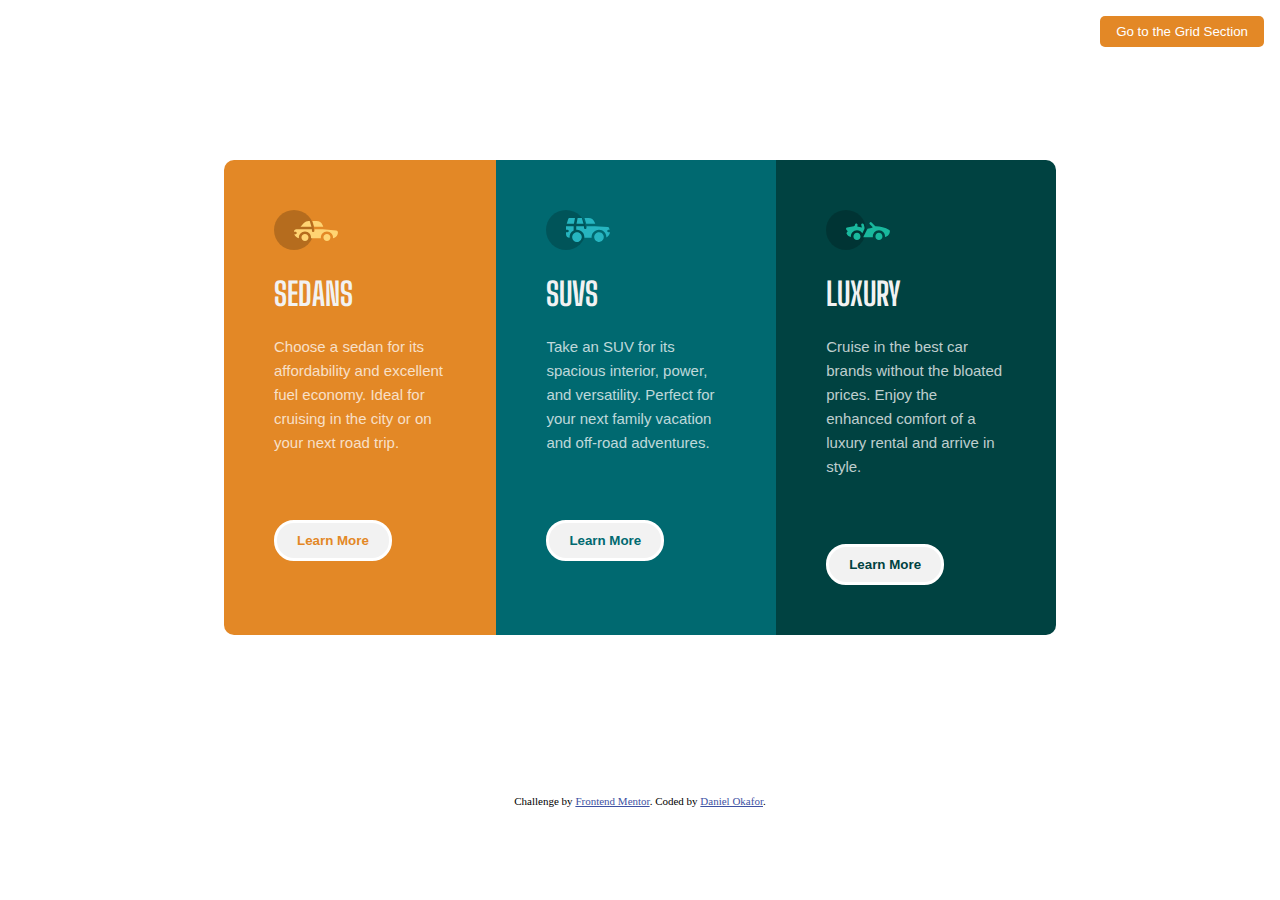
<file: index.html>
<!DOCTYPE html>
<html lang="en">
  <head>
    <meta charset="UTF-8" />
    <meta name="viewport" content="width=device-width, initial-scale=1.0" />
    <!-- displays site properly based on user's device -->

    <link
      rel="icon"
      type="image/png"
      sizes="32x32"
      href="./images/favicon-32x32.png"
    />

    <title>Frontend Mentor | 3-column preview card component</title>
    <link rel="stylesheet" href="style.css" />
  </head>
  <body>
    <a href="grid.html"><button class="grid-btn">Go to the Grid Section</button></a>
    
    <div class="container">
      <div class="section">
        <div class="section_1">
          <svg width="64" height="40" xmlns="http://www.w3.org/2000/svg">
            <g fill="none" fill-rule="evenodd">
              <circle fill="#000" opacity=".201" cx="20" cy="20" r="20" />
              <path
                d="M52.936 24.11c1.942 0 3.517 1.542 3.517 3.445 0 1.903-1.575 3.445-3.517 3.445s-3.516-1.542-3.516-3.445c0-1.903 1.574-3.445 3.516-3.445zm-21.957 0c1.942 0 3.517 1.542 3.517 3.445 0 1.903-1.575 3.445-3.517 3.445s-3.516-1.542-3.516-3.445c0-1.903 1.574-3.445 3.516-3.445zm6.948-4.848v1.429c0 .716.61 1.293 1.348 1.259a1.295 1.295 0 001.225-1.295v-1.393h8.256l13.483 1.313c.956.093 1.676.881 1.676 1.814 0 2.89-2.126 5.303-4.926 5.819.397-3.557-2.458-6.62-6.053-6.62-3.646 0-6.504 3.14-6.039 6.723h-9.879c.466-3.588-2.397-6.722-6.039-6.722-3.595 0-6.45 3.062-6.052 6.62-2.14-.398-3.916-1.912-4.61-3.931h1.142c.731 0 1.32-.598 1.285-1.322-.033-.678-.629-1.2-1.322-1.2H20v-.251c0-1.274 1.066-2.243 2.306-2.243h15.62zM42.59 11c2.645 0 4.99 1.556 5.972 3.963l.726 1.779H40.17L38.413 11h4.178zm-6.865 0l1.758 5.741H26.505l3.357-3.654A6.502 6.502 0 0134.644 11h1.082z"
                fill="#FFD473"
                fill-rule="nonzero"
              />
            </g>
          </svg>
          <h1>SEDANS</h1>
          <p>
            Choose a sedan for its affordability and excellent fuel economy.
            Ideal for cruising in the city or on your next road trip.
          </p>

          <button class="btn btn_1">Learn More</button>
        </div>
        <div class="section_2">
          <svg width="64" height="40" xmlns="http://www.w3.org/2000/svg">
            <g fill="none" fill-rule="evenodd">
              <circle fill="#000" opacity=".201" cx="20" cy="20" r="20" />
              <path
                d="M31.002 22.358c2.917 0 5.18 2.593 4.762 5.506a4.828 4.828 0 01-2.962 3.778 4.797 4.797 0 01-5.3-1.165c-1.188-1.26-1.235-2.613-1.263-2.613-.42-2.924 1.857-5.506 4.763-5.506zm22 0c3.457 0 5.798 3.567 4.41 6.744A4.816 4.816 0 0152.3 31.94a4.826 4.826 0 01-4.06-4.077c-.42-2.915 1.846-5.506 4.762-5.506zm-15.04-6.083v1.462a1.29 1.29 0 001.352 1.29c.693-.033 1.227-.631 1.227-1.326v-1.426h8.3l13.056.716a1.29 1.29 0 011.164.917c.27.895.446 1.477.563 1.87h-1.047c-.694 0-1.291.534-1.324 1.228a1.29 1.29 0 001.288 1.352h1.445c-.164 2.225-1.57 4.193-3.6 5.05.13-4.212-3.255-7.63-7.384-7.63-4.317 0-7.762 3.718-7.358 8.086h-7.285c.43-4.655-3.503-8.531-8.131-8.046v-3.543h7.734zm-10.312 0v4.308a7.4 7.4 0 00-4.006 7.274 3.874 3.874 0 01-3.642-3.864v-1.635h1.46a1.29 1.29 0 000-2.58h-1.461v-3.213l.003-.29h7.646zm14.986-8.196c2.65 0 5 1.592 5.984 4.055l.63 1.579a5.525 5.525 0 01-.065-.004l-.026-.002-.034-.002-.022-.002a4.178 4.178 0 00-.224-.006l-.098-.001h-.039l-.136-.001h-.052l-.326-.001H40.211L38.528 8.08zm-13.632 0l-1.122 5.616h-7.144l1.47-4.71a1.29 1.29 0 011.231-.906h5.565zm6.832 0l1.683 5.615h-7.007l1.121-5.615h4.203z"
                fill="#26B5C0"
                fill-rule="nonzero"
              />
            </g>
          </svg>
          <h1>SUVS</h1>
          <p>
            Take an SUV for its spacious interior, power, and versatility.
            Perfect for your next family vacation and off-road adventures.
          </p>

          <button class="btn btn_2">Learn More</button>
        </div>
        <div class="section_3">
          <svg width="64" height="40" xmlns="http://www.w3.org/2000/svg">
            <g fill="none" fill-rule="evenodd">
              <circle fill="#000" opacity=".201" cx="20" cy="20" r="20" />
              <path
                d="M30.98 22.835c1.941 0 3.516 1.604 3.516 3.583 0 1.978-1.575 3.582-3.517 3.582s-3.516-1.604-3.516-3.582c0-1.979 1.574-3.583 3.516-3.583zm21.956 0c1.942 0 3.517 1.604 3.517 3.583 0 1.978-1.575 3.582-3.517 3.582s-3.516-1.604-3.516-3.582c0-1.979 1.574-3.583 3.516-3.583zm-9.143-10.45a1.27 1.27 0 011.819 0l3.715 3.784c4.444-.115 9.7 1.142 13.964 3.753.387.237.624.664.624 1.124 0 3.006-2.126 5.514-4.926 6.05.397-3.698-2.458-6.882-6.053-6.882-3.646 0-6.504 3.264-6.039 6.99h-9.669c.76-1.544.993-2.026 1.337-2.711l.082-.162c.421-.835 1.056-2.07 2.883-5.65 1.68-.023 3.47-.408 5.247-1.403l-2.984-3.04a1.328 1.328 0 010-1.854zm-7.68 1.064c.683-.2 1.395.202 1.592.898l.749 2.652a3.46 3.46 0 01-.247 2.51l-1.733 3.395-.216.424c-1.07-1.89-3.06-3.114-5.279-3.114-3.595 0-6.45 3.184-6.052 6.885-1.832-.347-3.414-1.537-4.278-3.276a1.331 1.331 0 01.117-1.376l.955-1.303-1.325-1.295c-.751-.735-.376-2.024.64-2.231l6.614-1.346.13-.026c.092-.019.145-.03.157-.031.314-.146 1.07-.591 1.07-1.506 0-.734.592-1.327 1.316-1.31.712.016 1.268.662 1.256 1.388a4.11 4.11 0 01-.348 1.611 22.69 22.69 0 014.7 1.146l-.7-2.473a1.314 1.314 0 01.882-1.622z"
                fill="#19B89D"
                fill-rule="nonzero"
              />
            </g>
          </svg>
          <h1>LUXURY</h1>
          <p>
            Cruise in the best car brands without the bloated prices. Enjoy the
            enhanced comfort of a luxury rental and arrive in style.
          </p>

          <button class="btn btn_3">Learn More</button>
        </div>
      </div>
    </div>

    <div class="attribution">
      Challenge by
      <a href="https://www.frontendmentor.io?ref=challenge" target="_blank"
        >Frontend Mentor</a
      >. Coded by
      <a href="https://buch-dev.GitHub.io/Daniel-Okafor/">Daniel Okafor</a>.
    </div>
  </body>
</html>
</file>
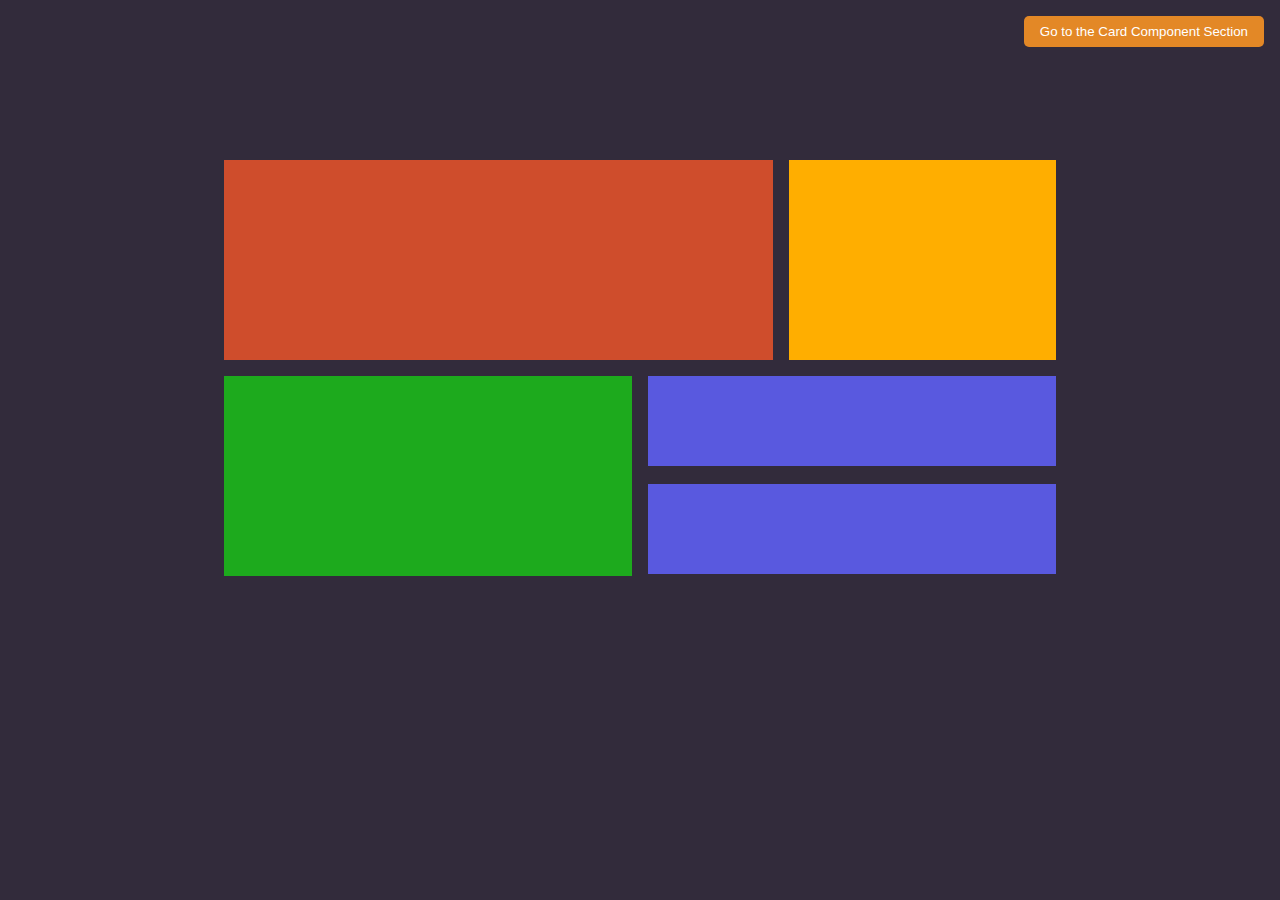
<file: grid.html>
<!DOCTYPE html>
<html lang="en">
  <head>
    <meta charset="UTF-8" />
    <meta http-equiv="X-UA-Compatible" content="IE=edge" />
    <meta name="viewport" content="width=device-width, initial-scale=1.0" />
    <title>Grid Section</title>
    <link rel="stylesheet" href="style.css" />
  </head>
  <body id="grid-main">
    <main>
      <a href="index.html"
        ><button class="grid-btn">Go to the Card Component Section</button></a
      >
      <div class="container">
        <div class="grid">
          <div class="red"></div>
          <div class="yellow"></div>
          <div class="green"></div>
          <div class="blue"></div>
          <div class="blue2"></div>
        </div>
      </div>
    </main>
  </body>
</html>
</file>
<file: style.css>
@import url("https://fonts.googleapis.com/css2?family=Big+Shoulders+Display:wght@700&display=swap");

body {
  margin: 0;
  padding: 0;
  box-sizing: border-box;
}

.grid-btn {
  background-color: hsl(31, 77%, 52%);
  color: #fff;
  padding: 0.5rem 1rem;
  border-radius: 5px;
  border: none;
  position: fixed;
  top: 1rem;
  right: 1rem;
  cursor: pointer;
}

.container {
  width: 65%;
  margin: 10rem auto;
}

.section {
  display: flex;
}

.section h1 {
  color: hsl(0, 0%, 95%);
  font-family: "Big Shoulders Display", cursive;
  font-weight: 700;
}

.section p {
  color: hsla(0, 0%, 100%, 0.75);
  line-height: 1.6;
  font-size: 15px;
  font-family: "Lexend Deca", sans-serif;
  font-weight: 400;
}

.btn {
  background: hsl(0, 0%, 95%);
  padding: 10px 20px;
  margin-top: 50px;
  border: solid #fff;
  border-radius: 20px;
  font-family: "Lexend Deca", sans-serif;
  font-weight: 550;
}

.btn_1 {
  color: hsl(31, 77%, 52%);
}

.btn_2 {
  color: hsl(184, 100%, 22%);
}

.btn_3 {
  color: hsl(179, 100%, 13%);
}

.btn:hover {
  cursor: pointer;
  color: #fff;
  background: transparent;
  border: solid;
}

.section_1,
.section_2,
.section_3 {
  padding: 50px;
}

.section_1 {
  background: hsl(31, 77%, 52%);
  border-radius: 10px 0 0 10px;
}

.section_2 {
  background: hsl(184, 100%, 22%);
}

.section_3 {
  background: hsl(179, 100%, 13%);
  border-radius: 0 10px 10px 0;
}

/* GRID SECTION STYLES */
#grid-main {
  background-color: rgb(50, 43, 59);
}

.grid {
  display: grid;
  gap: 1rem;
  grid-template-areas:
    "red-grid red-grid red-grid red-grid yellow-grid yellow-grid"
    "green-grid green-grid green-grid blue-grid blue-grid blue-grid"
    "green-grid green-grid green-grid blue2-grid blue2-grid blue2-grid";
}

.grid .red {
  background-color: rgb(207, 77, 44);
  height: 200px;
  grid-area: red-grid;
}

.grid .yellow {
  background-color: rgb(255, 174, 0);
  height: 200px;
  grid-area: yellow-grid;
}

.grid .green {
  background-color: rgb(29, 170, 29);
  height: 200px;
  grid-area: green-grid;
}

.grid .blue {
  background-color: rgb(89, 89, 223);
  height: 90px;
  grid-area: blue-grid;
}

.grid .blue2 {
  background-color: rgb(89, 89, 223);
  height: 90px;
  grid-area: blue2-grid;
}

@media (max-width: 900px) {
  .section {
    display: block;
  }

  .section_1 {
    border-radius: 10px 10px 0 0;
  }

  .section_3 {
    border-radius: 0 0 10px 10px;
  }

  .grid {
      grid-template-areas: 'red-grid'
      'yellow-grid'
      'green-grid'
      'blue-grid'
      'blue2-grid';
  }
}
.attribution {
  font-size: 11px;
  text-align: center;
}
.attribution a {
  color: hsl(228, 45%, 44%);
}
</file>
